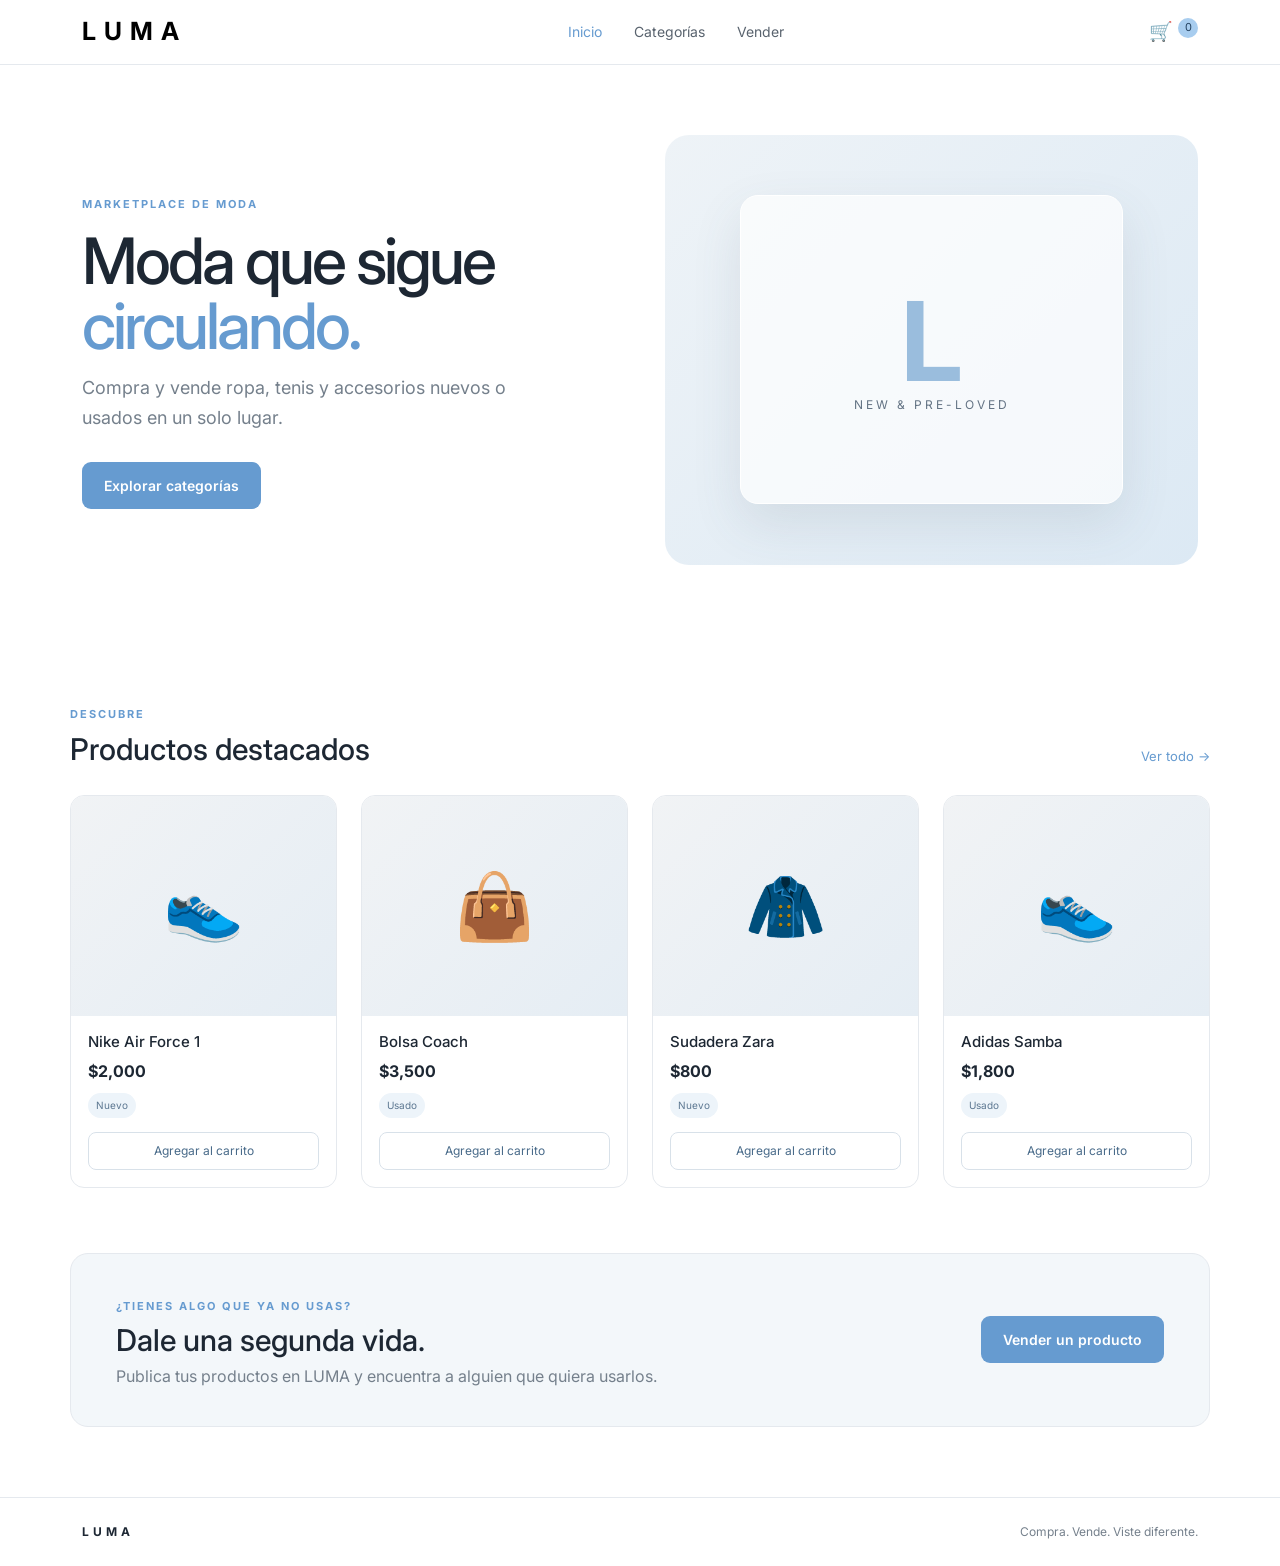
<file: index.html>
<!DOCTYPE html>
<html lang="es">
<head>
    <meta charset="UTF-8">
    <meta name="viewport" content="width=device-width, initial-scale=1.0">
    <title>LUMA | Moda que sigue circulando</title>

    <link href="https://cdn.jsdelivr.net/npm/bootstrap@5.3.3/dist/css/bootstrap.min.css" rel="stylesheet">

    <link rel="stylesheet" href="style.css">
</head>

<body>

<nav class="navbar navbar-expand-lg luma-nav sticky-top">
    <div class="container">

        <a class="navbar-brand logo" href="index.html">LUMA</a>

        <button class="navbar-toggler" data-bs-toggle="collapse" data-bs-target="#menu">
            <span class="navbar-toggler-icon"></span>
        </button>

        <div class="collapse navbar-collapse" id="menu">

            <ul class="navbar-nav mx-auto">

                <li class="nav-item">
                    <a class="nav-link active" href="index.html">Inicio</a>
                </li>

                <li class="nav-item">
                    <a class="nav-link" href="categorias.html">Categorías</a>
                </li>

                <li class="nav-item">
                    <a class="nav-link" href="vender.html">Vender</a>
                </li>

            </ul>

            <a href="carrito.html" class="cart-link">
                🛒
                <span id="cartCount" class="cart-count">0</span>
            </a>

        </div>
    </div>
</nav>


<main>

    <!-- HERO -->
    <section class="hero container">

        <div class="hero-copy">

            <span class="eyebrow">
                MARKETPLACE DE MODA
            </span>

            <h1>
                Moda que sigue
                <span>circulando.</span>
            </h1>

            <p>
                Compra y vende ropa, tenis y accesorios
                nuevos o usados en un solo lugar.
            </p>

            <a href="categorias.html" class="btn-luma">
                Explorar categorías
            </a>

        </div>


        <div class="hero-image">

            <div class="hero-card">

                <div class="hanger">
                    L
                </div>

                <span>
                    NEW & PRE-LOVED
                </span>

            </div>

        </div>

    </section>


    <!-- PRODUCTOS -->
    <section class="container section">

        <div class="section-title">

            <div>

                <span class="eyebrow">
                    DESCUBRE
                </span>

                <h2>
                    Productos destacados
                </h2>

            </div>

            <a href="categorias.html">
                Ver todo →
            </a>

        </div>


        <div id="featuredProducts" class="row g-4"></div>

    </section>


    <!-- VENDER -->
    <section class="container seller-banner">

        <div>

            <span class="eyebrow">
                ¿TIENES ALGO QUE YA NO USAS?
            </span>

            <h2>
                Dale una segunda vida.
            </h2>

            <p>
                Publica tus productos en LUMA y encuentra
                a alguien que quiera usarlos.
            </p>

        </div>

        <a href="vender.html" class="btn-luma">
            Vender un producto
        </a>

    </section>

</main>


<footer>

    <div class="container">

        <strong>LUMA</strong>

        <span>
            Compra. Vende. Viste diferente.
        </span>

    </div>

</footer>


<script src="app.js"></script>

<script src="https://cdn.jsdelivr.net/npm/bootstrap@5.3.3/dist/js/bootstrap.bundle.min.js"></script>

</body>
</html>
</file>
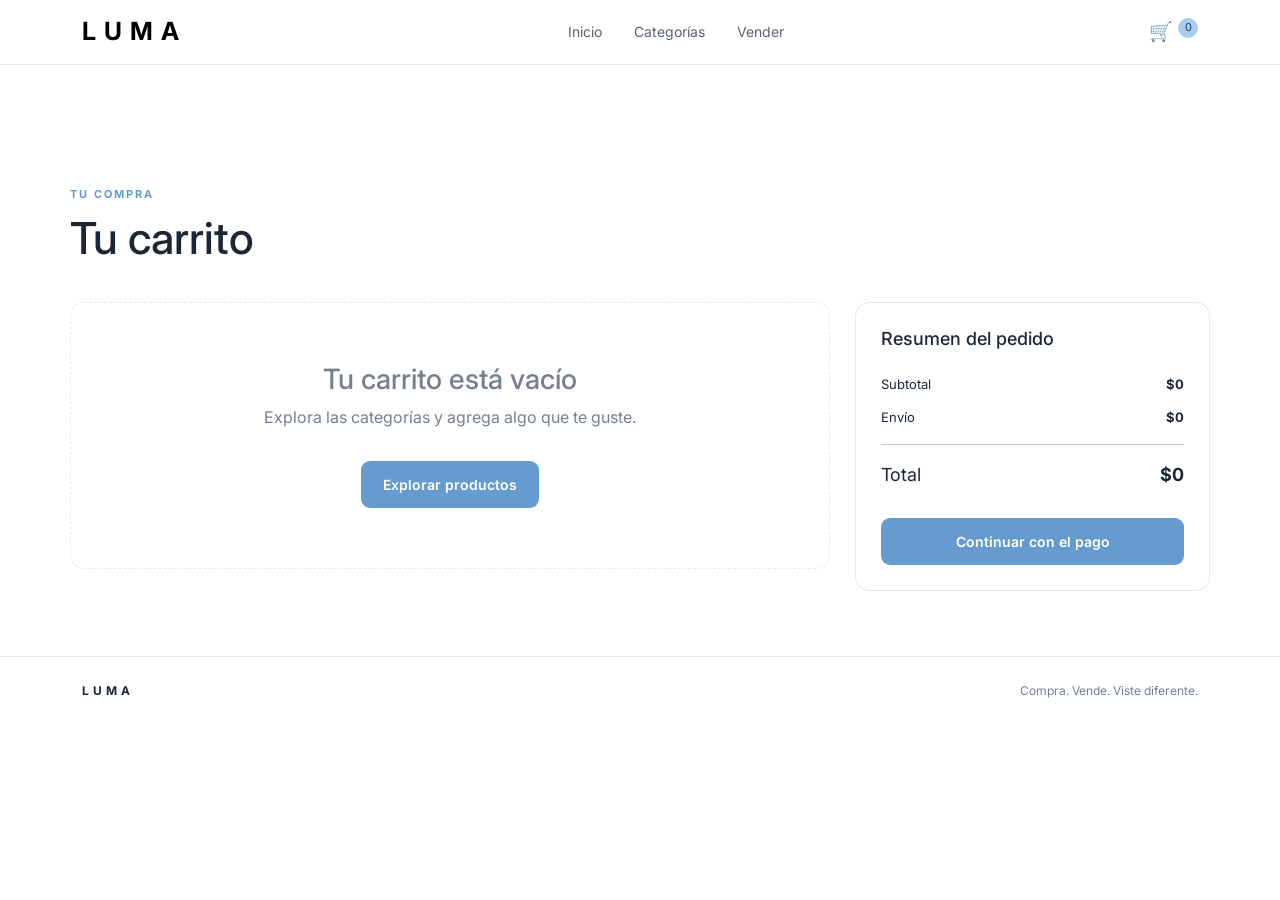
<file: carrito.html>
<!DOCTYPE html>
<html lang="es">

<head>

    <meta charset="UTF-8">

    <meta name="viewport" content="width=device-width, initial-scale=1.0">

    <title>LUMA | Carrito</title>

    <link href="https://cdn.jsdelivr.net/npm/bootstrap@5.3.3/dist/css/bootstrap.min.css" rel="stylesheet">

    <link rel="stylesheet" href="style.css">

</head>


<body>


<nav class="navbar navbar-expand-lg luma-nav sticky-top">

    <div class="container">

        <a class="navbar-brand logo" href="index.html">
            LUMA
        </a>


        <button class="navbar-toggler"
                data-bs-toggle="collapse"
                data-bs-target="#menu">

            <span class="navbar-toggler-icon"></span>

        </button>


        <div class="collapse navbar-collapse" id="menu">

            <ul class="navbar-nav mx-auto">

                <li class="nav-item">
                    <a class="nav-link" href="index.html">
                        Inicio
                    </a>
                </li>

                <li class="nav-item">
                    <a class="nav-link" href="categorias.html">
                        Categorías
                    </a>
                </li>

                <li class="nav-item">
                    <a class="nav-link" href="vender.html">
                        Vender
                    </a>
                </li>

            </ul>


            <a href="carrito.html" class="cart-link">

                🛒

                <span id="cartCount" class="cart-count">
                    0
                </span>

            </a>

        </div>

    </div>

</nav>


<main class="container section">


    <div class="page-heading">

        <span class="eyebrow">
            TU COMPRA
        </span>

        <h1>
            Tu carrito
        </h1>

    </div>


    <div class="cart-layout">


        <div id="cartItems" class="cart-items"></div>


        <aside class="order-summary">

            <h3>
                Resumen del pedido
            </h3>


            <div class="summary-line">

                <span>
                    Subtotal
                </span>

                <strong id="subtotal">
                    $0
                </strong>

            </div>


            <div class="summary-line">

                <span>
                    Envío
                </span>

                <strong id="shipping">
                    $0
                </strong>

            </div>


            <hr>


            <div class="summary-total">

                <span>
                    Total
                </span>

                <strong id="total">
                    $0
                </strong>

            </div>


            <button
                class="btn-luma w-100 mt-3"
                onclick="checkout()">

                Continuar con el pago

            </button>

        </aside>


    </div>

</main>


<footer>

    <div class="container">

        <strong>LUMA</strong>

        <span>
            Compra. Vende. Viste diferente.
        </span>

    </div>

</footer>


<script src="app.js"></script>

<script src="https://cdn.jsdelivr.net/npm/bootstrap@5.3.3/dist/js/bootstrap.bundle.min.js"></script>

</body>
</html>
</file>
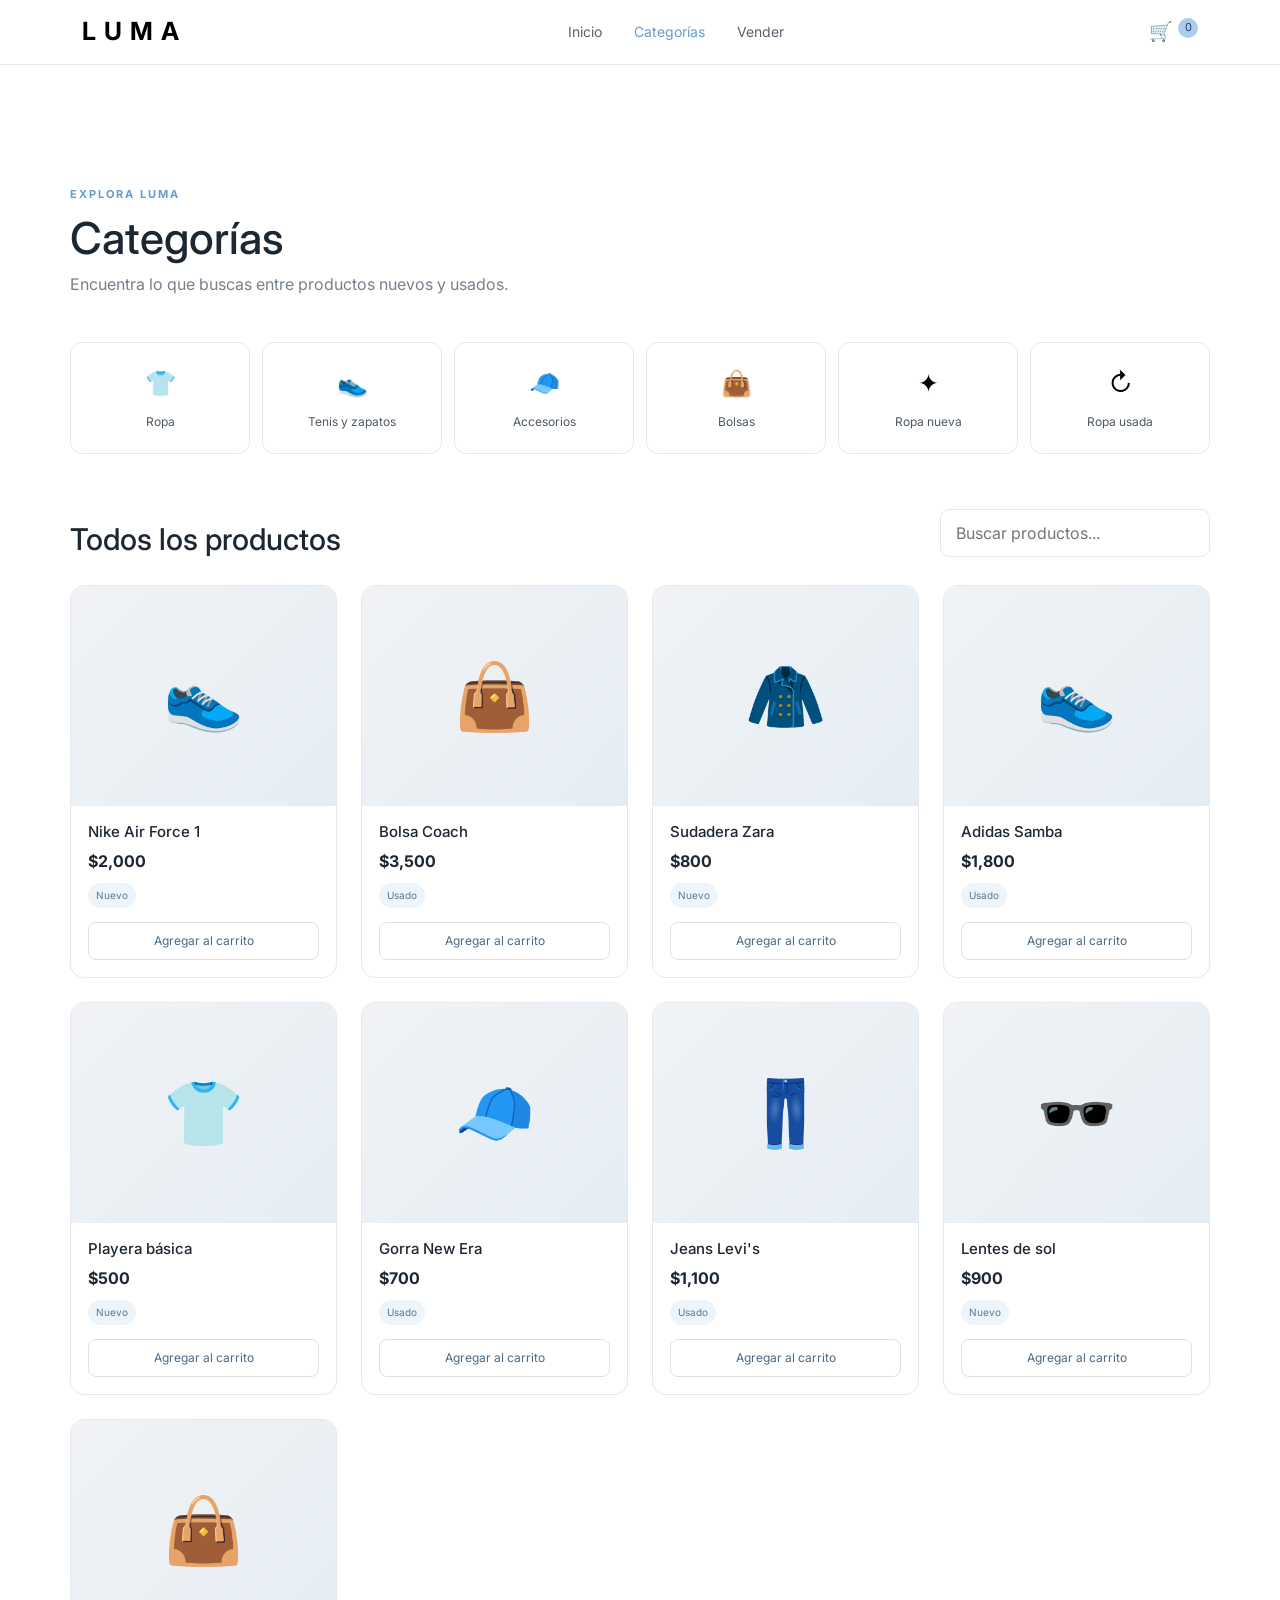
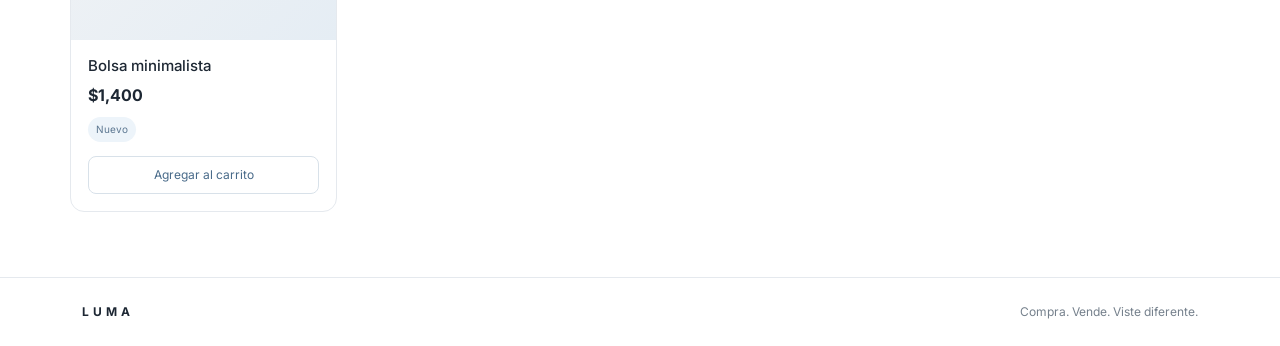
<file: categorias.html>
<!DOCTYPE html>
<html lang="es">

<head>

    <meta charset="UTF-8">

    <meta name="viewport" content="width=device-width, initial-scale=1.0">

    <title>LUMA | Categorías</title>

    <link href="https://cdn.jsdelivr.net/npm/bootstrap@5.3.3/dist/css/bootstrap.min.css" rel="stylesheet">

    <link rel="stylesheet" href="style.css">

</head>


<body>

<nav class="navbar navbar-expand-lg luma-nav sticky-top">

    <div class="container">

        <a class="navbar-brand logo" href="index.html">
            LUMA
        </a>


        <button class="navbar-toggler"
                data-bs-toggle="collapse"
                data-bs-target="#menu">

            <span class="navbar-toggler-icon"></span>

        </button>


        <div class="collapse navbar-collapse" id="menu">

            <ul class="navbar-nav mx-auto">

                <li class="nav-item">
                    <a class="nav-link" href="index.html">
                        Inicio
                    </a>
                </li>

                <li class="nav-item">
                    <a class="nav-link active" href="categorias.html">
                        Categorías
                    </a>
                </li>

                <li class="nav-item">
                    <a class="nav-link" href="vender.html">
                        Vender
                    </a>
                </li>

            </ul>


            <a href="carrito.html" class="cart-link">

                🛒

                <span id="cartCount" class="cart-count">
                    0
                </span>

            </a>

        </div>

    </div>

</nav>


<main class="container section">


    <div class="page-heading">

        <span class="eyebrow">
            EXPLORA LUMA
        </span>

        <h1>
            Categorías
        </h1>

        <p>
            Encuentra lo que buscas entre productos nuevos y usados.
        </p>

    </div>


    <!-- CATEGORIAS -->

    <div class="category-grid">

        <button onclick="filterCategory('Ropa')">
            👕
            <span>Ropa</span>
        </button>


        <button onclick="filterCategory('Tenis')">
            👟
            <span>Tenis y zapatos</span>
        </button>


        <button onclick="filterCategory('Accesorios')">
            🧢
            <span>Accesorios</span>
        </button>


        <button onclick="filterCategory('Bolsas')">
            👜
            <span>Bolsas</span>
        </button>


        <button onclick="filterCategory('Nuevo')">
            ✦
            <span>Ropa nueva</span>
        </button>


        <button onclick="filterCategory('Usado')">
            ↻
            <span>Ropa usada</span>
        </button>

    </div>


    <!-- BUSCADOR -->

    <div class="products-header">

        <h2 id="categoryTitle">
            Todos los productos
        </h2>


        <input
            id="searchProducts"
            class="search-input"
            type="search"
            placeholder="Buscar productos..."
            oninput="renderCategoryProducts()"
        >

    </div>


    <!-- PRODUCTOS -->

    <div id="categoryProducts" class="row g-4"></div>


</main>


<footer>

    <div class="container">

        <strong>LUMA</strong>

        <span>
            Compra. Vende. Viste diferente.
        </span>

    </div>

</footer>


<script src="app.js"></script>

<script src="https://cdn.jsdelivr.net/npm/bootstrap@5.3.3/dist/js/bootstrap.bundle.min.js"></script>

</body>
</html>
</file>
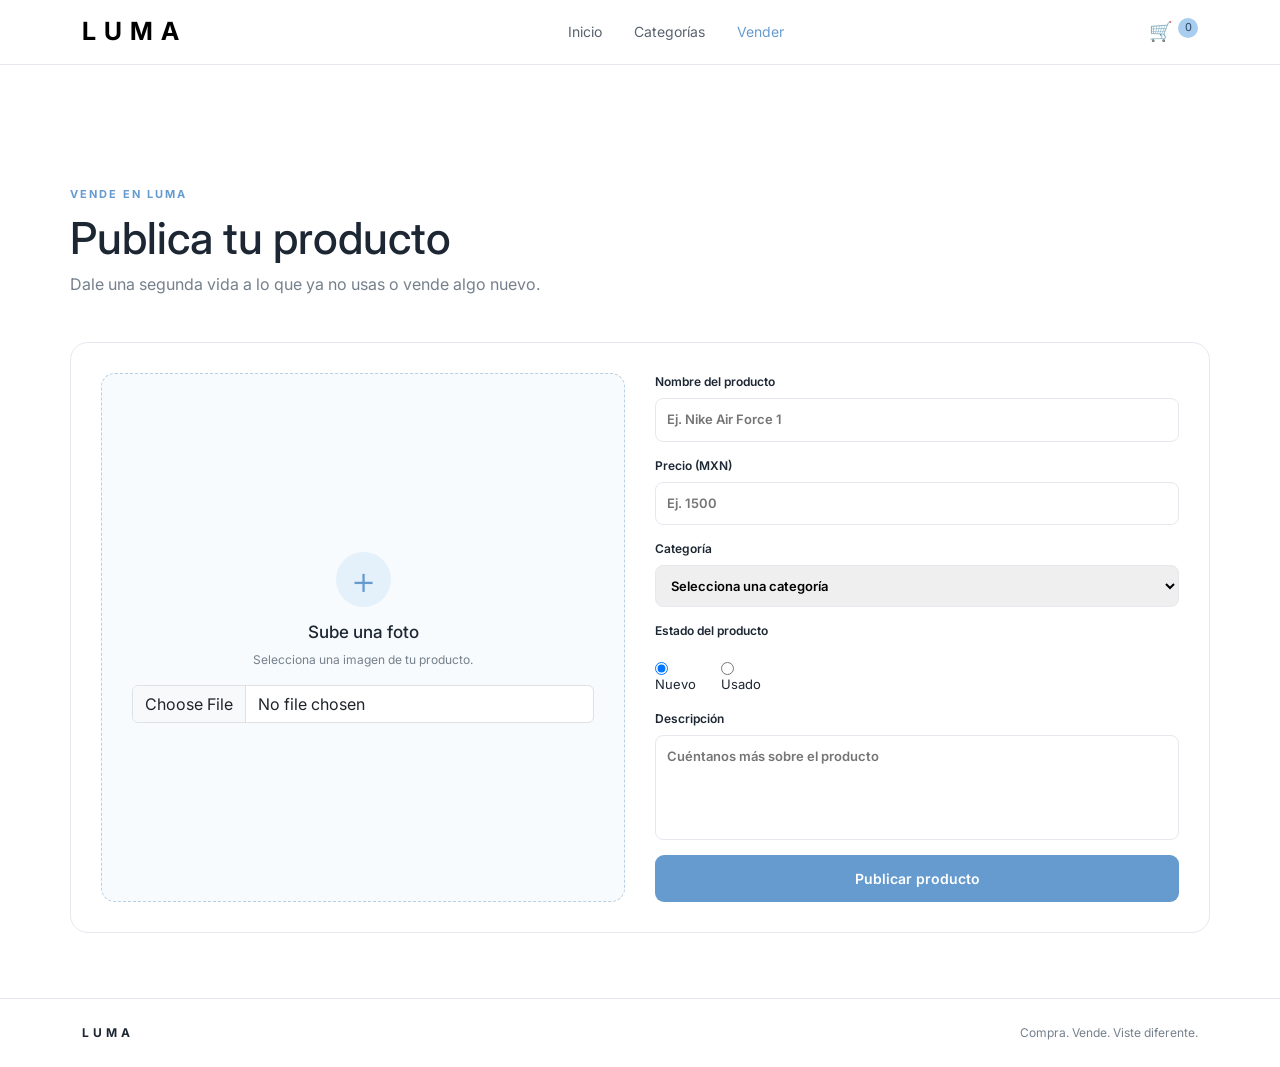
<file: vender.html>
<!DOCTYPE html>
<html lang="es">

<head>

    <meta charset="UTF-8">

    <meta name="viewport" content="width=device-width, initial-scale=1.0">

    <title>LUMA | Vender</title>

    <link href="https://cdn.jsdelivr.net/npm/bootstrap@5.3.3/dist/css/bootstrap.min.css" rel="stylesheet">

    <link rel="stylesheet" href="style.css">

</head>


<body>


<nav class="navbar navbar-expand-lg luma-nav sticky-top">

    <div class="container">

        <a class="navbar-brand logo" href="index.html">
            LUMA
        </a>


        <button class="navbar-toggler"
                data-bs-toggle="collapse"
                data-bs-target="#menu">

            <span class="navbar-toggler-icon"></span>

        </button>


        <div class="collapse navbar-collapse" id="menu">

            <ul class="navbar-nav mx-auto">

                <li class="nav-item">
                    <a class="nav-link" href="index.html">
                        Inicio
                    </a>
                </li>

                <li class="nav-item">
                    <a class="nav-link" href="categorias.html">
                        Categorías
                    </a>
                </li>

                <li class="nav-item">
                    <a class="nav-link active" href="vender.html">
                        Vender
                    </a>
                </li>

            </ul>


            <a href="carrito.html" class="cart-link">

                🛒

                <span id="cartCount" class="cart-count">
                    0
                </span>

            </a>

        </div>

    </div>

</nav>


<main class="container section">


    <div class="page-heading">

        <span class="eyebrow">
            VENDE EN LUMA
        </span>

        <h1>
            Publica tu producto
        </h1>

        <p>
            Dale una segunda vida a lo que ya no usas
            o vende algo nuevo.
        </p>

    </div>


    <form id="sellForm" class="sell-form">


        <!-- FOTO -->

        <div class="upload-box">

            <div class="upload-icon">
                ＋
            </div>

            <h3>
                Sube una foto
            </h3>

            <p>
                Selecciona una imagen de tu producto.
            </p>


            <input
                id="productImage"
                type="file"
                accept="image/*"
                class="form-control"
            >


            <img
                id="imagePreview"
                class="image-preview"
                alt="Vista previa"
            >

        </div>


        <!-- INFORMACION -->

        <div class="form-fields">


            <label>

                Nombre del producto

                <input
                    id="productName"
                    required
                    placeholder="Ej. Nike Air Force 1"
                >

            </label>


            <label>

                Precio (MXN)

                <input
                    id="productPrice"
                    type="number"
                    min="1"
                    required
                    placeholder="Ej. 1500"
                >

            </label>


            <label>

                Categoría

                <select id="productCategory" required>

                    <option value="">
                        Selecciona una categoría
                    </option>

                    <option>
                        Ropa
                    </option>

                    <option>
                        Tenis
                    </option>

                    <option>
                        Accesorios
                    </option>

                    <option>
                        Bolsas
                    </option>

                </select>

            </label>


            <label>
                Estado del producto
            </label>


            <div class="condition">

                <label>
                    <input
                        type="radio"
                        name="condition"
                        value="Nuevo"
                        checked
                    >
                    Nuevo
                </label>


                <label>
                    <input
                        type="radio"
                        name="condition"
                        value="Usado"
                    >
                    Usado
                </label>

            </div>


            <label>

                Descripción

                <textarea
                    id="productDescription"
                    maxlength="500"
                    placeholder="Cuéntanos más sobre el producto"
                ></textarea>

            </label>


            <button
                class="btn-luma"
                type="submit">

                Publicar producto

            </button>


        </div>

    </form>

</main>


<footer>

    <div class="container">

        <strong>LUMA</strong>

        <span>
            Compra. Vende. Viste diferente.
        </span>

    </div>

</footer>


<script src="app.js"></script>

<script src="https://cdn.jsdelivr.net/npm/bootstrap@5.3.3/dist/js/bootstrap.bundle.min.js"></script>

</body>
</html>
</file>
<file: style.css>
@import url('https://fonts.googleapis.com/css2?family=Inter:wght@400;500;600;700&display=swap');


:root {

    --blue: #a8cdef;

    --blue-dark: #669bd0;

    --ink: #1d2733;

    --muted: #75808c;

    --light: #f5f7f9;

    --line: #e5e9ee;

    --white: #ffffff;

}


* {
    box-sizing: border-box;
}


body {

    margin: 0;

    background: #ffffff;

    color: var(--ink);

    font-family: Inter, Arial, sans-serif;

}


a {

    text-decoration: none;

    color: inherit;

}


/* NAVBAR */

.luma-nav {

    background: rgba(255,255,255,.96);

    border-bottom: 1px solid var(--line);

}


.logo {

    font-weight: 700;

    letter-spacing: 8px;

    font-size: 25px;

}


.nav-link {

    font-size: 14px;

    margin: 0 8px;

    color: #59636e !important;

}


.nav-link:hover,
.nav-link.active {

    color: var(--blue-dark) !important;

}


.cart-link {

    position: relative;

    font-size: 19px;

}


.cart-count {

    display: inline-flex;

    align-items: center;

    justify-content: center;

    background: var(--blue);

    color: #23415f;

    border-radius: 20px;

    font-size: 11px;

    width: 20px;

    height: 20px;

    vertical-align: top;

}


/* HERO */

.hero {

    min-height: 570px;

    display: grid;

    grid-template-columns: 1fr 1fr;

    align-items: center;

    gap: 50px;

}


.eyebrow {

    font-size: 11px;

    letter-spacing: 2px;

    font-weight: 700;

    color: var(--blue-dark);

}


.hero h1 {

    font-size: 64px;

    line-height: 1.02;

    letter-spacing: -3px;

    margin: 14px 0;

}


.hero h1 span {

    color: var(--blue-dark);

}


.hero p {

    font-size: 18px;

    color: var(--muted);

    max-width: 480px;

    line-height: 1.7;

    margin-bottom: 28px;

}


.btn-luma {

    display: inline-block;

    border: 0;

    background: var(--blue-dark);

    color: white;

    padding: 13px 22px;

    border-radius: 9px;

    font-size: 14px;

    font-weight: 600;

    transition: .2s;

}


.btn-luma:hover {

    background: #4d85bd;

    color: white;

    transform: translateY(-1px);

}


/* HERO IMAGE */

.hero-image {

    height: 430px;

    background: linear-gradient(
        135deg,
        #eef3f7,
        #dce9f4
    );

    border-radius: 24px;

    display: flex;

    align-items: center;

    justify-content: center;

}


.hero-card {

    width: 72%;

    height: 72%;

    background: rgba(255,255,255,.7);

    border: 1px solid white;

    border-radius: 18px;

    display: flex;

    flex-direction: column;

    align-items: center;

    justify-content: center;

    box-shadow:
        0 20px 50px rgba(70,90,110,.12);

}


.hanger {

    font-size: 110px;

    font-weight: 700;

    color: #9abddd;

    line-height: 1;

}


.hero-card span {

    letter-spacing: 3px;

    font-size: 12px;

    color: #637384;

}


/* SECCIONES */

.section {

    padding: 65px 0;

}


.section-title,
.products-header {

    display: flex;

    align-items: end;

    justify-content: space-between;

    margin-bottom: 28px;

}


.section-title h2,
.products-header h2 {

    font-size: 30px;

    margin: 7px 0 0;

}


.section-title a {

    color: var(--blue-dark);

    font-size: 13px;

}


/* PRODUCTOS */

.product-card {

    border: 1px solid var(--line);

    border-radius: 14px;

    overflow: hidden;

    background: white;

    transition: .2s;

    height: 100%;

}


.product-card:hover {

    transform: translateY(-4px);

    box-shadow:
        0 12px 30px rgba(30,50,70,.08);

}


.product-image {

    height: 220px;

    background: linear-gradient(
        135deg,
        #f1f3f5,
        #e5edf4
    );

    display: flex;

    align-items: center;

    justify-content: center;

    font-size: 65px;

}


.product-info {

    padding: 17px;

}


.product-info h3 {

    font-size: 15px;

    margin: 0 0 8px;

}


.price {

    font-weight: 700;

    font-size: 16px;

}


.badge-condition {

    display: inline-block;

    background: #edf4fa;

    color: #5c7791;

    padding: 5px 8px;

    border-radius: 20px;

    font-size: 10px;

    margin-top: 10px;

}


.add-btn {

    width: 100%;

    margin-top: 14px;

    border: 1px solid #d8e1e9;

    background: white;

    padding: 9px;

    border-radius: 8px;

    font-size: 12px;

    color: #486a89;

}


.add-btn:hover {

    background: #edf5fc;

}


/* VENDER */

.seller-banner {

    background: #f3f7fa;

    border: 1px solid var(--line);

    border-radius: 18px;

    padding: 38px 45px;

    margin-bottom: 70px;

    display: flex;

    align-items: center;

    justify-content: space-between;

}


.seller-banner h2 {

    margin: 6px 0;

    font-size: 30px;

}


.seller-banner p {

    margin: 0;

    color: var(--muted);

}


/* PAGINAS */

.page-heading {

    padding: 50px 0 30px;

}


.page-heading h1 {

    font-size: 44px;

    margin: 8px 0;

}


.page-heading p {

    color: var(--muted);

}


/* CATEGORIAS */

.category-grid {

    display: grid;

    grid-template-columns: repeat(6,1fr);

    gap: 12px;

    margin-bottom: 55px;

}


.category-grid button {

    border: 1px solid var(--line);

    background: white;

    border-radius: 12px;

    padding: 22px 10px;

    display: flex;

    flex-direction: column;

    gap: 10px;

    align-items: center;

    font-size: 25px;

    transition: .2s;

}


.category-grid button span {

    font-size: 12px;

    color: #4c5864;

}


.category-grid button:hover {

    border-color: var(--blue);

    background: #f5faff;

}


.search-input {

    border: 1px solid var(--line);

    border-radius: 9px;

    padding: 11px 15px;

    width: 270px;

    outline: none;

}


/* CARRITO */

.cart-layout {

    display: grid;

    grid-template-columns: 1.5fr .7fr;

    gap: 25px;

}


.cart-item {

    display: grid;

    grid-template-columns: 90px 1fr auto;

    align-items: center;

    gap: 18px;

    border: 1px solid var(--line);

    padding: 15px;

    border-radius: 12px;

    margin-bottom: 12px;

}


.cart-thumb {

    width: 90px;

    height: 90px;

    border-radius: 9px;

    background: #eef3f6;

    display: flex;

    align-items: center;

    justify-content: center;

    font-size: 35px;

}


.cart-item h3 {

    font-size: 15px;

    margin-bottom: 5px;

}


.cart-item p {

    font-size: 12px;

    color: var(--muted);

    margin: 0;

}


.remove-btn {

    border: 0;

    background: none;

    color: #a15f5f;

    font-size: 12px;

}


.order-summary {

    border: 1px solid var(--line);

    border-radius: 14px;

    padding: 25px;

    height: max-content;

}


.order-summary h3 {

    font-size: 18px;

    margin-bottom: 25px;

}


.summary-line,
.summary-total {

    display: flex;

    justify-content: space-between;

    margin: 14px 0;

    font-size: 13px;

}


.summary-total {

    font-size: 18px;

}


/* VENDER */

.sell-form {

    display: grid;

    grid-template-columns: 1fr 1fr;

    gap: 30px;

    border: 1px solid var(--line);

    border-radius: 18px;

    padding: 30px;

}


.upload-box {

    min-height: 430px;

    border: 1.5px dashed #b8cfe4;

    border-radius: 14px;

    background: #f8fbfd;

    display: flex;

    flex-direction: column;

    align-items: center;

    justify-content: center;

    text-align: center;

    padding: 30px;

}


.upload-icon {

    width: 55px;

    height: 55px;

    border-radius: 50%;

    background: #e4f0fa;

    color: var(--blue-dark);

    font-size: 35px;

    display: flex;

    align-items: center;

    justify-content: center;

}


.upload-box h3 {

    font-size: 17px;

    margin-top: 15px;

}


.upload-box p {

    font-size: 12px;

    color: var(--muted);

}


.form-fields {

    display: flex;

    flex-direction: column;

    gap: 15px;

}


.form-fields > label {

    font-size: 12px;

    font-weight: 600;

}


.form-fields input,
.form-fields select,
.form-fields textarea {

    display: block;

    width: 100%;

    border: 1px solid var(--line);

    border-radius: 8px;

    padding: 11px;

    margin-top: 7px;

    font: inherit;

    font-size: 13px;

    outline: none;

}


.form-fields textarea {

    height: 105px;

    resize: none;

}


.condition {

    display: flex;

    gap: 25px;

    font-size: 13px;

}


.condition input {

    width: auto;

}


.image-preview {

    max-width: 220px;

    max-height: 180px;

    margin-top: 15px;

    border-radius: 10px;

    display: none;

}


/* FOOTER */

footer {

    border-top: 1px solid var(--line);

    padding: 25px 0;

    color: var(--muted);

    font-size: 12px;

}


footer .container {

    display: flex;

    justify-content: space-between;

}


footer strong {

    color: var(--ink);

    letter-spacing: 4px;

}


.empty {

    text-align: center;

    border: 1px dashed var(--line);

    padding: 60px;

    border-radius: 14px;

    color: var(--muted);

}


/* RESPONSIVE */

@media(max-width:991px) {

    .hero {

        grid-template-columns: 1fr;

        padding-top: 40px;

    }


    .hero h1 {

        font-size: 50px;

    }


    .hero-image {

        height: 330px;

    }


    .category-grid {

        grid-template-columns: repeat(3,1fr);

    }


    .cart-layout,
    .sell-form {

        grid-template-columns: 1fr;

    }

}


@media(max-width:575px) {

    .hero {

        min-height: auto;

    }


    .hero h1 {

        font-size: 42px;

    }


    .hero-image {

        height: 280px;

    }


    .section {

        padding: 45px 15px;

    }


    .page-heading {

        padding-top: 35px;

    }


    .page-heading h1 {

        font-size: 36px;

    }


    .category-grid {

        grid-template-columns: repeat(2,1fr);

    }


    .products-header {

        align-items: stretch;

        flex-direction: column;

        gap: 15px;

    }


    .search-input {

        width: 100%;

    }


    .seller-banner {

        margin: 0 15px 50px;

        padding: 28px;

        display: block;

    }


    .seller-banner .btn-luma {

        margin-top: 20px;

    }


    .cart-item {

        grid-template-columns: 65px 1fr;

    }


    .cart-thumb {

        width: 65px;

        height: 65px;

    }


    .sell-form {

        padding: 18px;

    }


    .upload-box {

        min-height: 300px;

    }


    footer .container {

        flex-direction: column;

        gap: 8px;

    }

}
</file>
